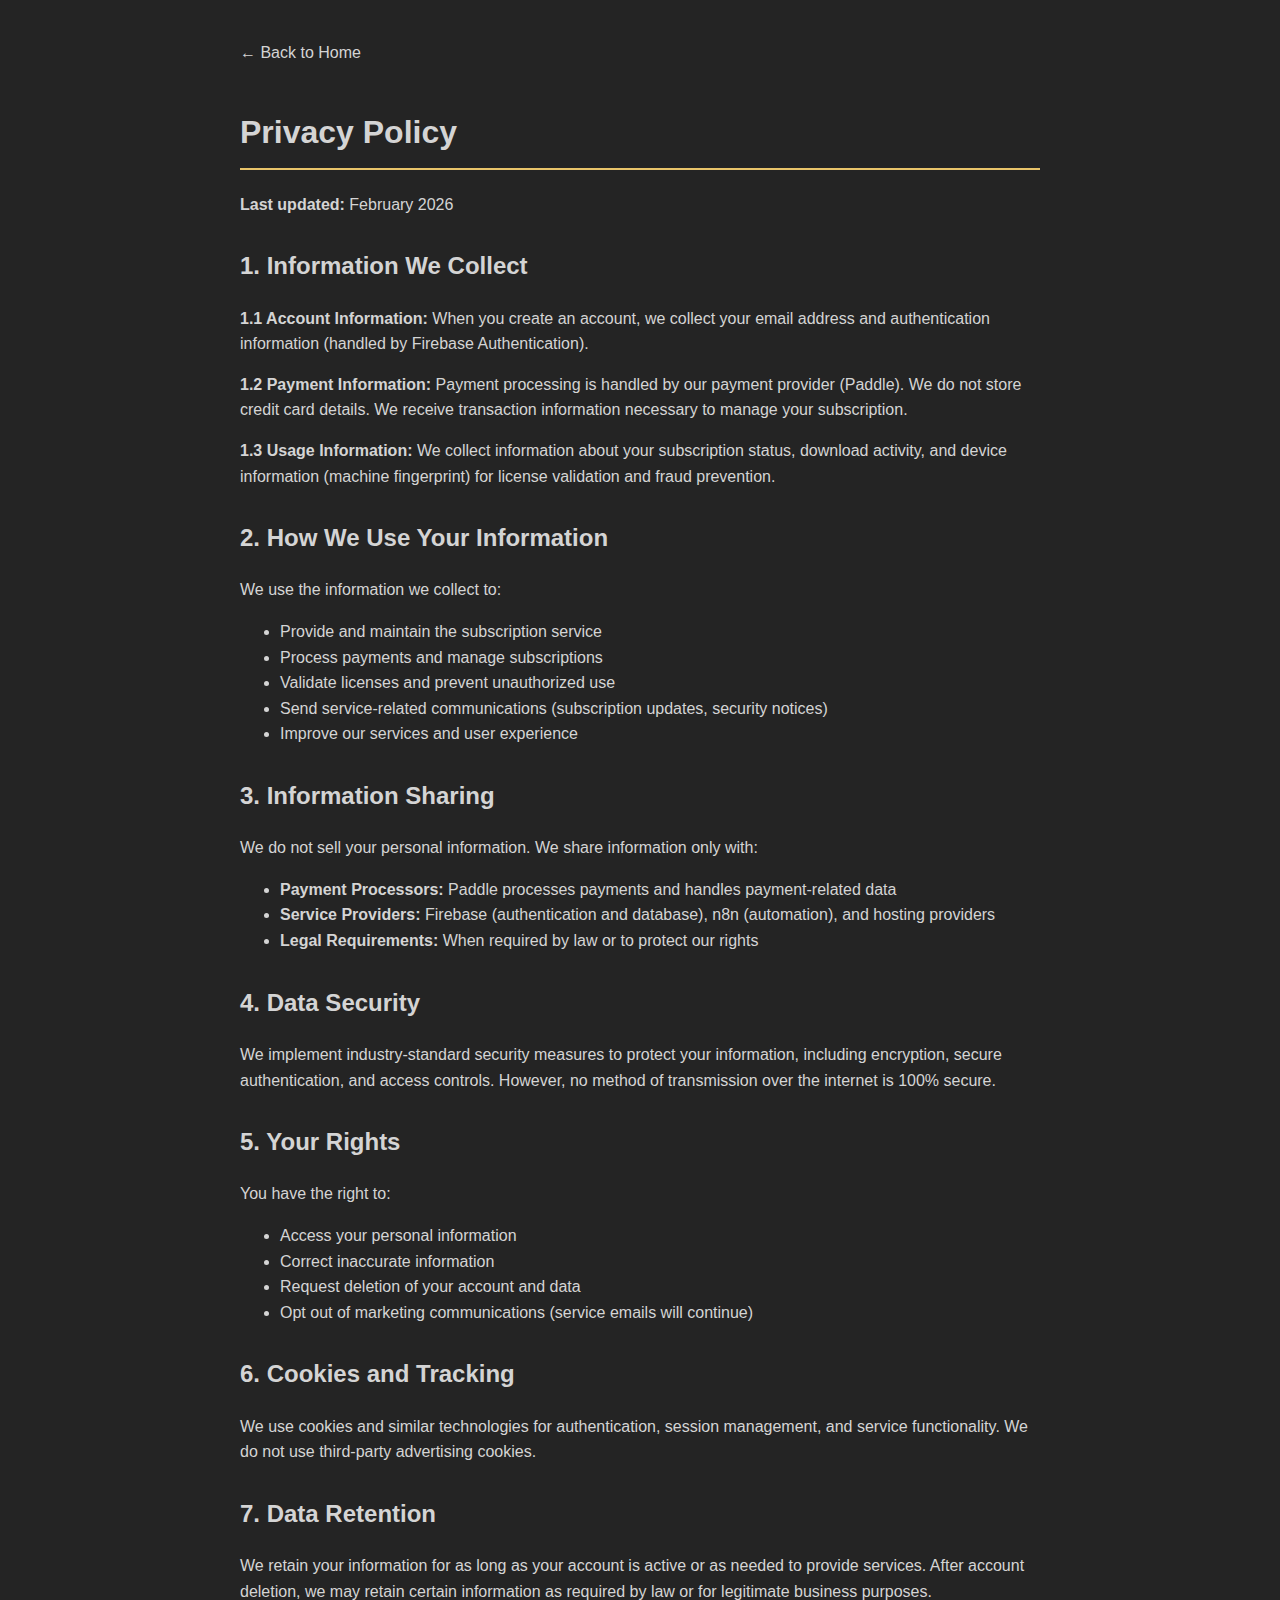
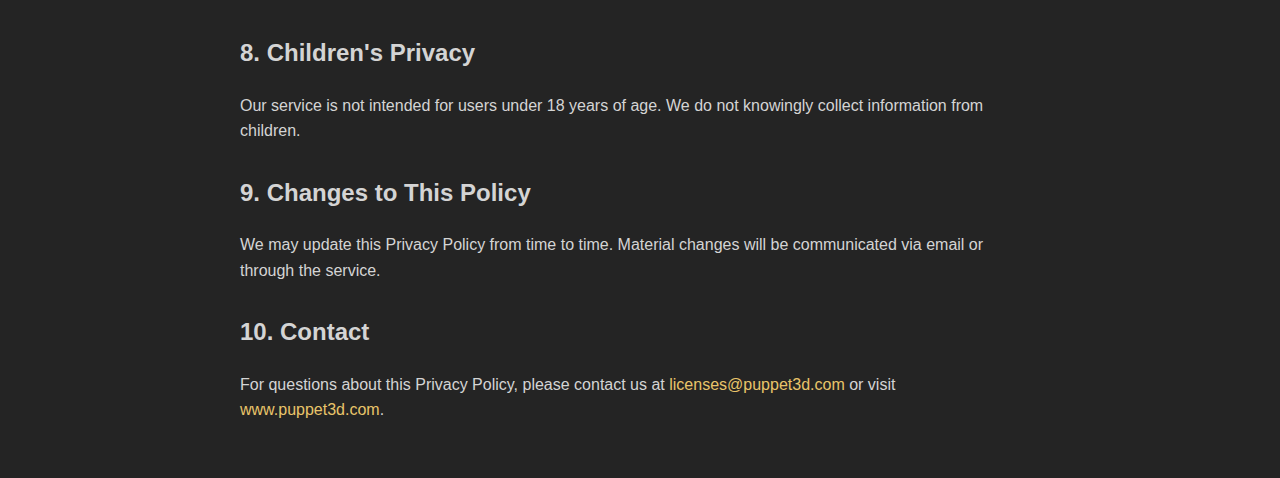
<file: privacy.html>
<!DOCTYPE html>
<html lang="en">
<head>
  <meta charset="UTF-8">
  <meta name="viewport" content="width=device-width, initial-scale=1.0">
  <title>Privacy Policy - Puppet3D</title>
  <style>
    body {
      font-family: "Sebino", "Segoe UI", Arial, sans-serif;
      line-height: 1.6;
      max-width: 800px;
      margin: 0 auto;
      padding: 40px 20px;
      background: #242424;
      color: #d4d4d4;
    }
    h1 {
      color: #d4d4d4;
      border-bottom: 2px solid #e9c46a;
      padding-bottom: 10px;
    }
    h2 {
      color: #d4d4d4;
      margin-top: 30px;
    }
    p {
      margin: 15px 0;
    }
    a {
      color: #e9c46a;
      text-decoration: none;
    }
    a:hover {
      text-decoration: underline;
    }
    .back-link {
      display: inline-block;
      margin-bottom: 20px;
      color: #d4d4d4;
    }
  </style>
</head>
<body>
  <a href="index.html" class="back-link">← Back to Home</a>
  
  <h1>Privacy Policy</h1>
  <p><strong>Last updated:</strong> February 2026</p>

  <h2>1. Information We Collect</h2>
  <p><strong>1.1 Account Information:</strong> When you create an account, we collect your email address and authentication information (handled by Firebase Authentication).</p>
  <p><strong>1.2 Payment Information:</strong> Payment processing is handled by our payment provider (Paddle). We do not store credit card details. We receive transaction information necessary to manage your subscription.</p>
  <p><strong>1.3 Usage Information:</strong> We collect information about your subscription status, download activity, and device information (machine fingerprint) for license validation and fraud prevention.</p>

  <h2>2. How We Use Your Information</h2>
  <p>We use the information we collect to:</p>
  <ul>
    <li>Provide and maintain the subscription service</li>
    <li>Process payments and manage subscriptions</li>
    <li>Validate licenses and prevent unauthorized use</li>
    <li>Send service-related communications (subscription updates, security notices)</li>
    <li>Improve our services and user experience</li>
  </ul>

  <h2>3. Information Sharing</h2>
  <p>We do not sell your personal information. We share information only with:</p>
  <ul>
    <li><strong>Payment Processors:</strong> Paddle processes payments and handles payment-related data</li>
    <li><strong>Service Providers:</strong> Firebase (authentication and database), n8n (automation), and hosting providers</li>
    <li><strong>Legal Requirements:</strong> When required by law or to protect our rights</li>
  </ul>

  <h2>4. Data Security</h2>
  <p>We implement industry-standard security measures to protect your information, including encryption, secure authentication, and access controls. However, no method of transmission over the internet is 100% secure.</p>

  <h2>5. Your Rights</h2>
  <p>You have the right to:</p>
  <ul>
    <li>Access your personal information</li>
    <li>Correct inaccurate information</li>
    <li>Request deletion of your account and data</li>
    <li>Opt out of marketing communications (service emails will continue)</li>
  </ul>

  <h2>6. Cookies and Tracking</h2>
  <p>We use cookies and similar technologies for authentication, session management, and service functionality. We do not use third-party advertising cookies.</p>

  <h2>7. Data Retention</h2>
  <p>We retain your information for as long as your account is active or as needed to provide services. After account deletion, we may retain certain information as required by law or for legitimate business purposes.</p>

  <h2>8. Children's Privacy</h2>
  <p>Our service is not intended for users under 18 years of age. We do not knowingly collect information from children.</p>

  <h2>9. Changes to This Policy</h2>
  <p>We may update this Privacy Policy from time to time. Material changes will be communicated via email or through the service.</p>

  <h2>10. Contact</h2>
  <p>For questions about this Privacy Policy, please contact us at <a href="mailto:licenses@puppet3d.com">licenses@puppet3d.com</a> or visit <a href="https://www.puppet3d.com">www.puppet3d.com</a>.</p>
</body>
</html>
</file>
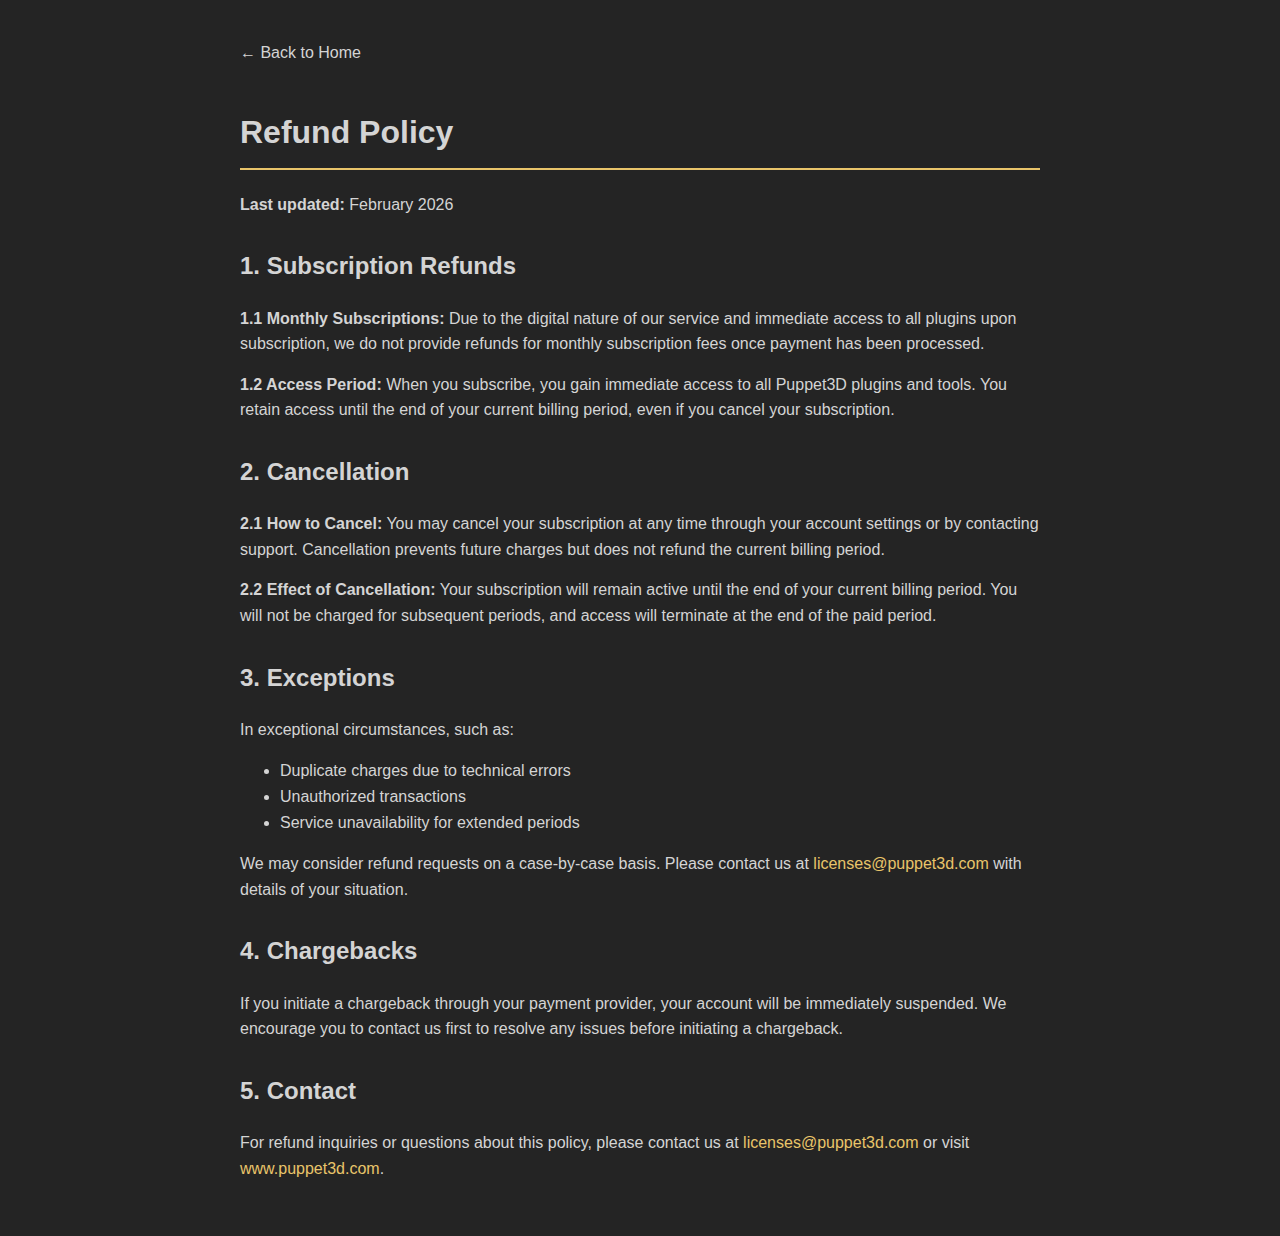
<file: refund.html>
<!DOCTYPE html>
<html lang="en">
<head>
  <meta charset="UTF-8">
  <meta name="viewport" content="width=device-width, initial-scale=1.0">
  <title>Refund Policy - Puppet3D</title>
  <style>
    body {
      font-family: "Sebino", "Segoe UI", Arial, sans-serif;
      line-height: 1.6;
      max-width: 800px;
      margin: 0 auto;
      padding: 40px 20px;
      background: #242424;
      color: #d4d4d4;
    }
    h1 {
      color: #d4d4d4;
      border-bottom: 2px solid #e9c46a;
      padding-bottom: 10px;
    }
    h2 {
      color: #d4d4d4;
      margin-top: 30px;
    }
    p {
      margin: 15px 0;
    }
    a {
      color: #e9c46a;
      text-decoration: none;
    }
    a:hover {
      text-decoration: underline;
    }
    .back-link {
      display: inline-block;
      margin-bottom: 20px;
      color: #d4d4d4;
    }
  </style>
</head>
<body>
  <a href="index.html" class="back-link">← Back to Home</a>
  
  <h1>Refund Policy</h1>
  <p><strong>Last updated:</strong> February 2026</p>

  <h2>1. Subscription Refunds</h2>
  <p><strong>1.1 Monthly Subscriptions:</strong> Due to the digital nature of our service and immediate access to all plugins upon subscription, we do not provide refunds for monthly subscription fees once payment has been processed.</p>
  <p><strong>1.2 Access Period:</strong> When you subscribe, you gain immediate access to all Puppet3D plugins and tools. You retain access until the end of your current billing period, even if you cancel your subscription.</p>

  <h2>2. Cancellation</h2>
  <p><strong>2.1 How to Cancel:</strong> You may cancel your subscription at any time through your account settings or by contacting support. Cancellation prevents future charges but does not refund the current billing period.</p>
  <p><strong>2.2 Effect of Cancellation:</strong> Your subscription will remain active until the end of your current billing period. You will not be charged for subsequent periods, and access will terminate at the end of the paid period.</p>

  <h2>3. Exceptions</h2>
  <p>In exceptional circumstances, such as:</p>
  <ul>
    <li>Duplicate charges due to technical errors</li>
    <li>Unauthorized transactions</li>
    <li>Service unavailability for extended periods</li>
  </ul>
  <p>We may consider refund requests on a case-by-case basis. Please contact us at <a href="mailto:licenses@puppet3d.com">licenses@puppet3d.com</a> with details of your situation.</p>

  <h2>4. Chargebacks</h2>
  <p>If you initiate a chargeback through your payment provider, your account will be immediately suspended. We encourage you to contact us first to resolve any issues before initiating a chargeback.</p>

  <h2>5. Contact</h2>
  <p>For refund inquiries or questions about this policy, please contact us at <a href="mailto:licenses@puppet3d.com">licenses@puppet3d.com</a> or visit <a href="https://www.puppet3d.com">www.puppet3d.com</a>.</p>
</body>
</html>
</file>
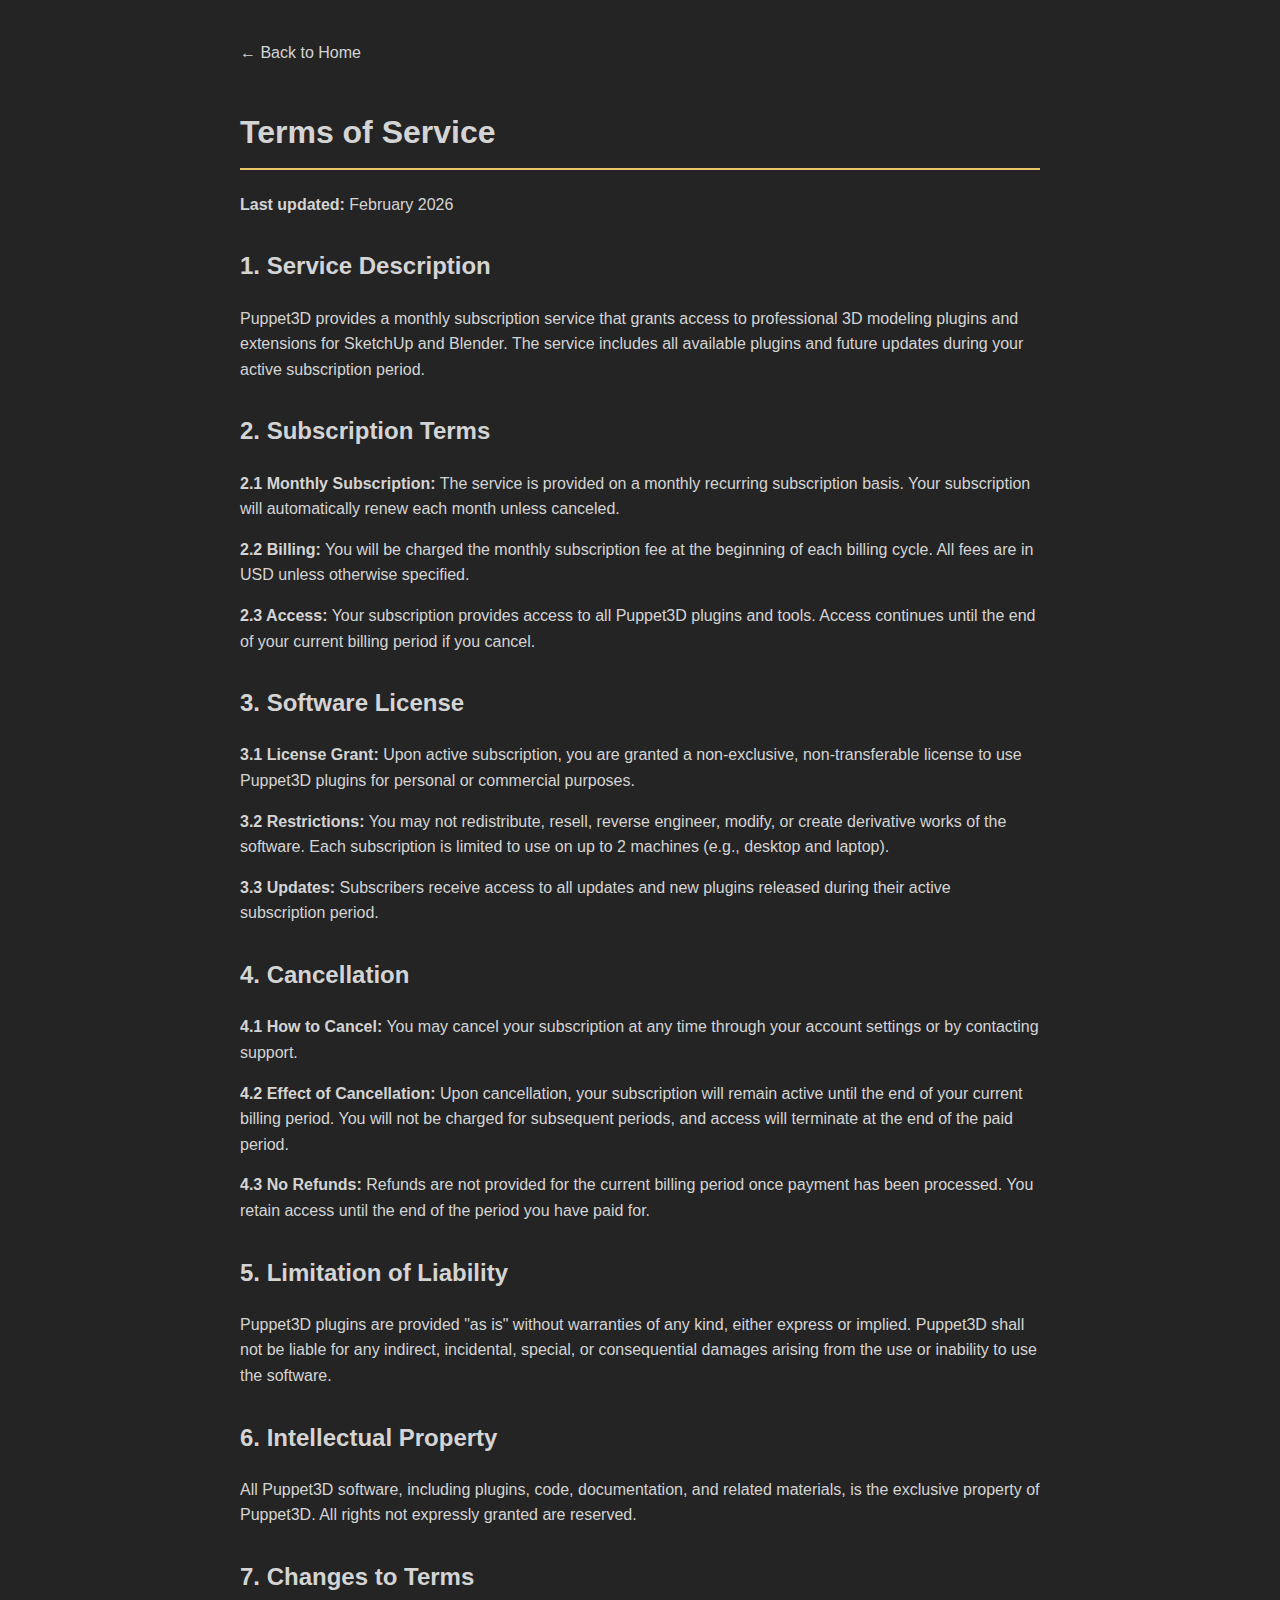
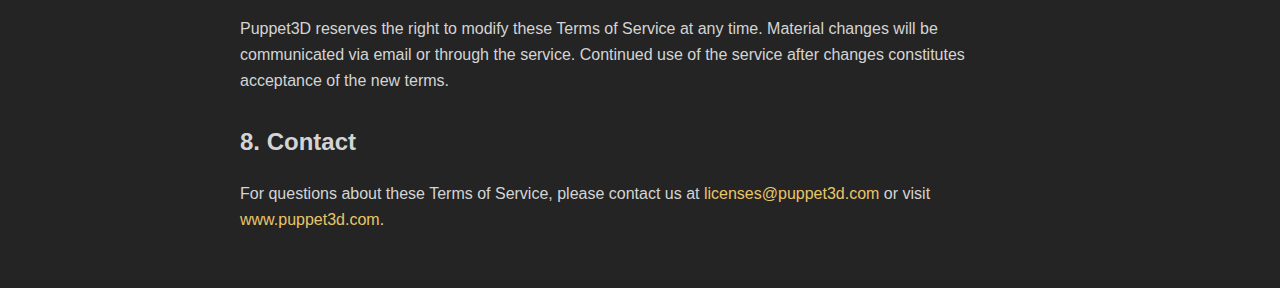
<file: terms.html>
<!DOCTYPE html>
<html lang="en">
<head>
  <meta charset="UTF-8">
  <meta name="viewport" content="width=device-width, initial-scale=1.0">
  <title>Terms of Service - Puppet3D</title>
  <style>
    body {
      font-family: "Sebino", "Segoe UI", Arial, sans-serif;
      line-height: 1.6;
      max-width: 800px;
      margin: 0 auto;
      padding: 40px 20px;
      background: #242424;
      color: #d4d4d4;
    }
    h1 {
      color: #d4d4d4;
      border-bottom: 2px solid #e9c46a;
      padding-bottom: 10px;
    }
    h2 {
      color: #d4d4d4;
      margin-top: 30px;
    }
    p {
      margin: 15px 0;
    }
    a {
      color: #e9c46a;
      text-decoration: none;
    }
    a:hover {
      text-decoration: underline;
    }
    .back-link {
      display: inline-block;
      margin-bottom: 20px;
      color: #d4d4d4;
    }
  </style>
</head>
<body>
  <a href="index.html" class="back-link">← Back to Home</a>
  
  <h1>Terms of Service</h1>
  <p><strong>Last updated:</strong> February 2026</p>

  <h2>1. Service Description</h2>
  <p>Puppet3D provides a monthly subscription service that grants access to professional 3D modeling plugins and extensions for SketchUp and Blender. The service includes all available plugins and future updates during your active subscription period.</p>

  <h2>2. Subscription Terms</h2>
  <p><strong>2.1 Monthly Subscription:</strong> The service is provided on a monthly recurring subscription basis. Your subscription will automatically renew each month unless canceled.</p>
  <p><strong>2.2 Billing:</strong> You will be charged the monthly subscription fee at the beginning of each billing cycle. All fees are in USD unless otherwise specified.</p>
  <p><strong>2.3 Access:</strong> Your subscription provides access to all Puppet3D plugins and tools. Access continues until the end of your current billing period if you cancel.</p>

  <h2>3. Software License</h2>
  <p><strong>3.1 License Grant:</strong> Upon active subscription, you are granted a non-exclusive, non-transferable license to use Puppet3D plugins for personal or commercial purposes.</p>
  <p><strong>3.2 Restrictions:</strong> You may not redistribute, resell, reverse engineer, modify, or create derivative works of the software. Each subscription is limited to use on up to 2 machines (e.g., desktop and laptop).</p>
  <p><strong>3.3 Updates:</strong> Subscribers receive access to all updates and new plugins released during their active subscription period.</p>

  <h2>4. Cancellation</h2>
  <p><strong>4.1 How to Cancel:</strong> You may cancel your subscription at any time through your account settings or by contacting support.</p>
  <p><strong>4.2 Effect of Cancellation:</strong> Upon cancellation, your subscription will remain active until the end of your current billing period. You will not be charged for subsequent periods, and access will terminate at the end of the paid period.</p>
  <p><strong>4.3 No Refunds:</strong> Refunds are not provided for the current billing period once payment has been processed. You retain access until the end of the period you have paid for.</p>

  <h2>5. Limitation of Liability</h2>
  <p>Puppet3D plugins are provided "as is" without warranties of any kind, either express or implied. Puppet3D shall not be liable for any indirect, incidental, special, or consequential damages arising from the use or inability to use the software.</p>

  <h2>6. Intellectual Property</h2>
  <p>All Puppet3D software, including plugins, code, documentation, and related materials, is the exclusive property of Puppet3D. All rights not expressly granted are reserved.</p>

  <h2>7. Changes to Terms</h2>
  <p>Puppet3D reserves the right to modify these Terms of Service at any time. Material changes will be communicated via email or through the service. Continued use of the service after changes constitutes acceptance of the new terms.</p>

  <h2>8. Contact</h2>
  <p>For questions about these Terms of Service, please contact us at <a href="mailto:licenses@puppet3d.com">licenses@puppet3d.com</a> or visit <a href="https://www.puppet3d.com">www.puppet3d.com</a>.</p>
</body>
</html>
</file>
